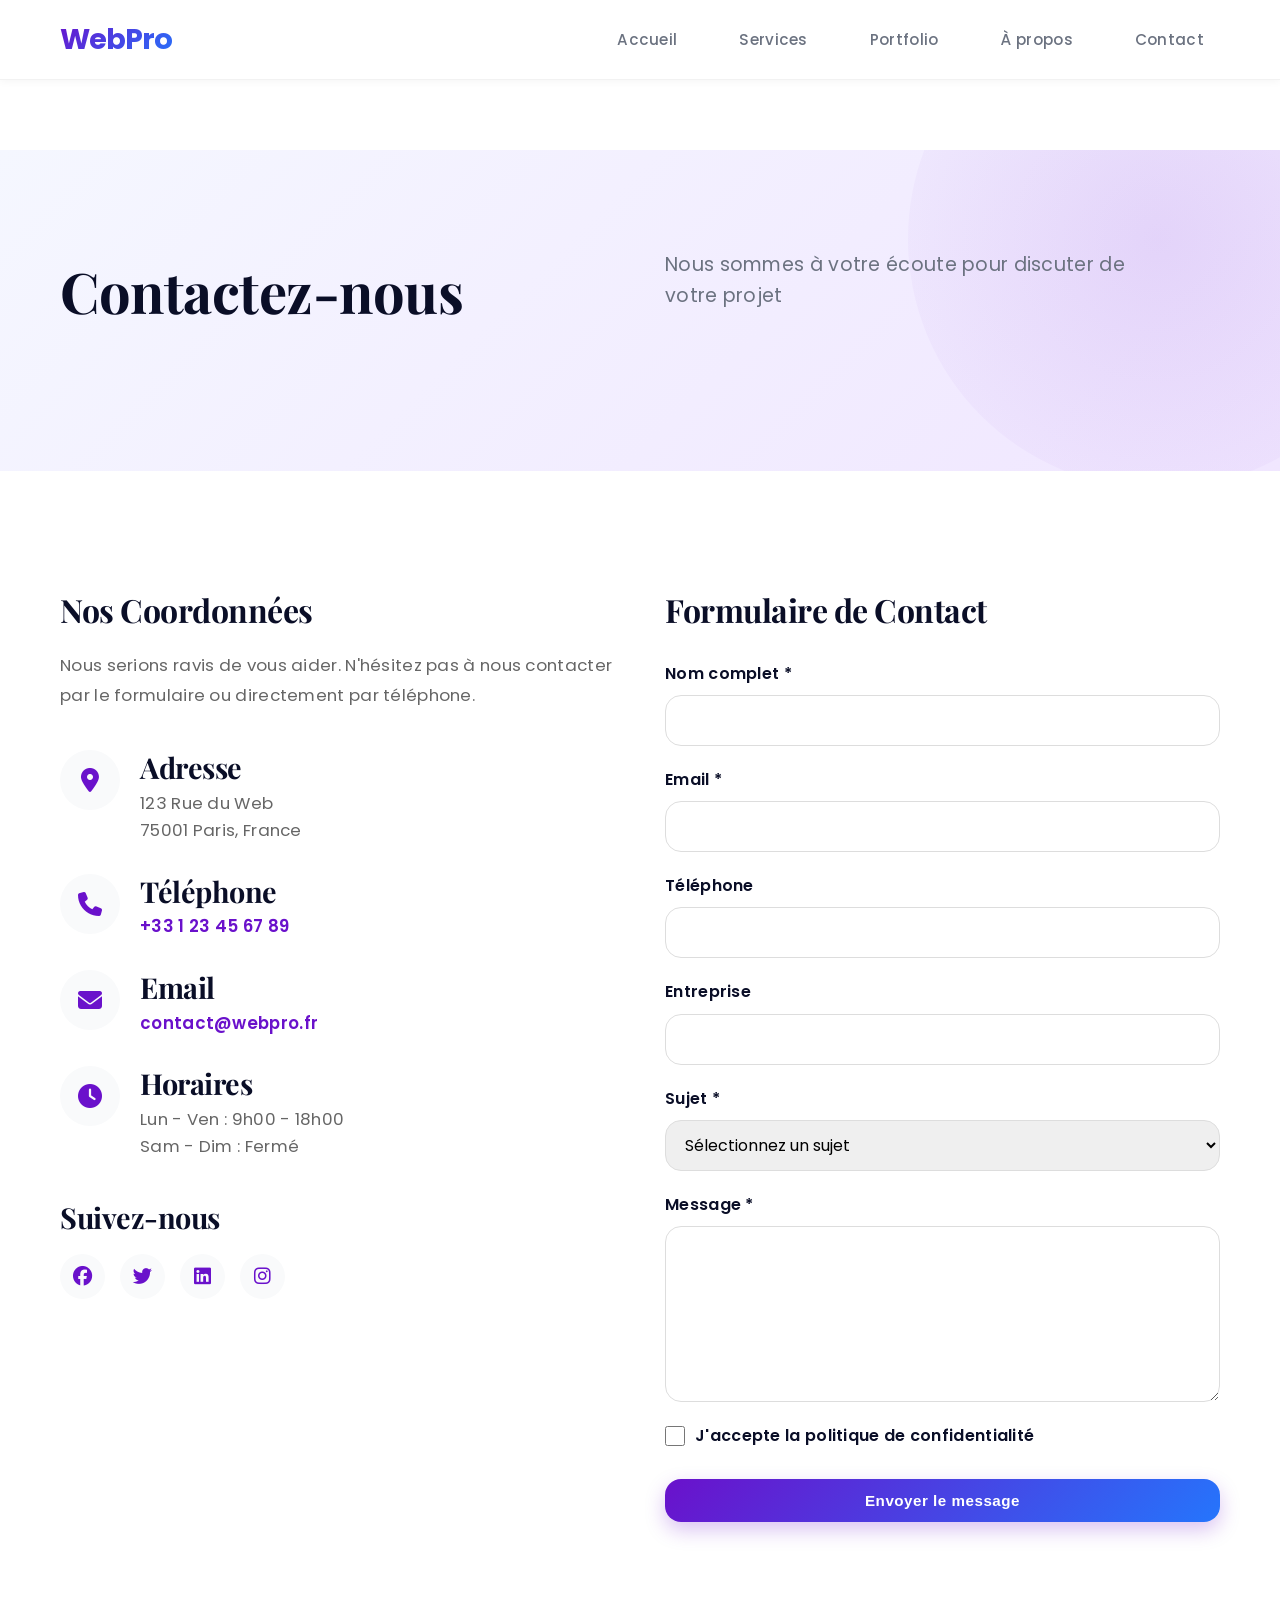
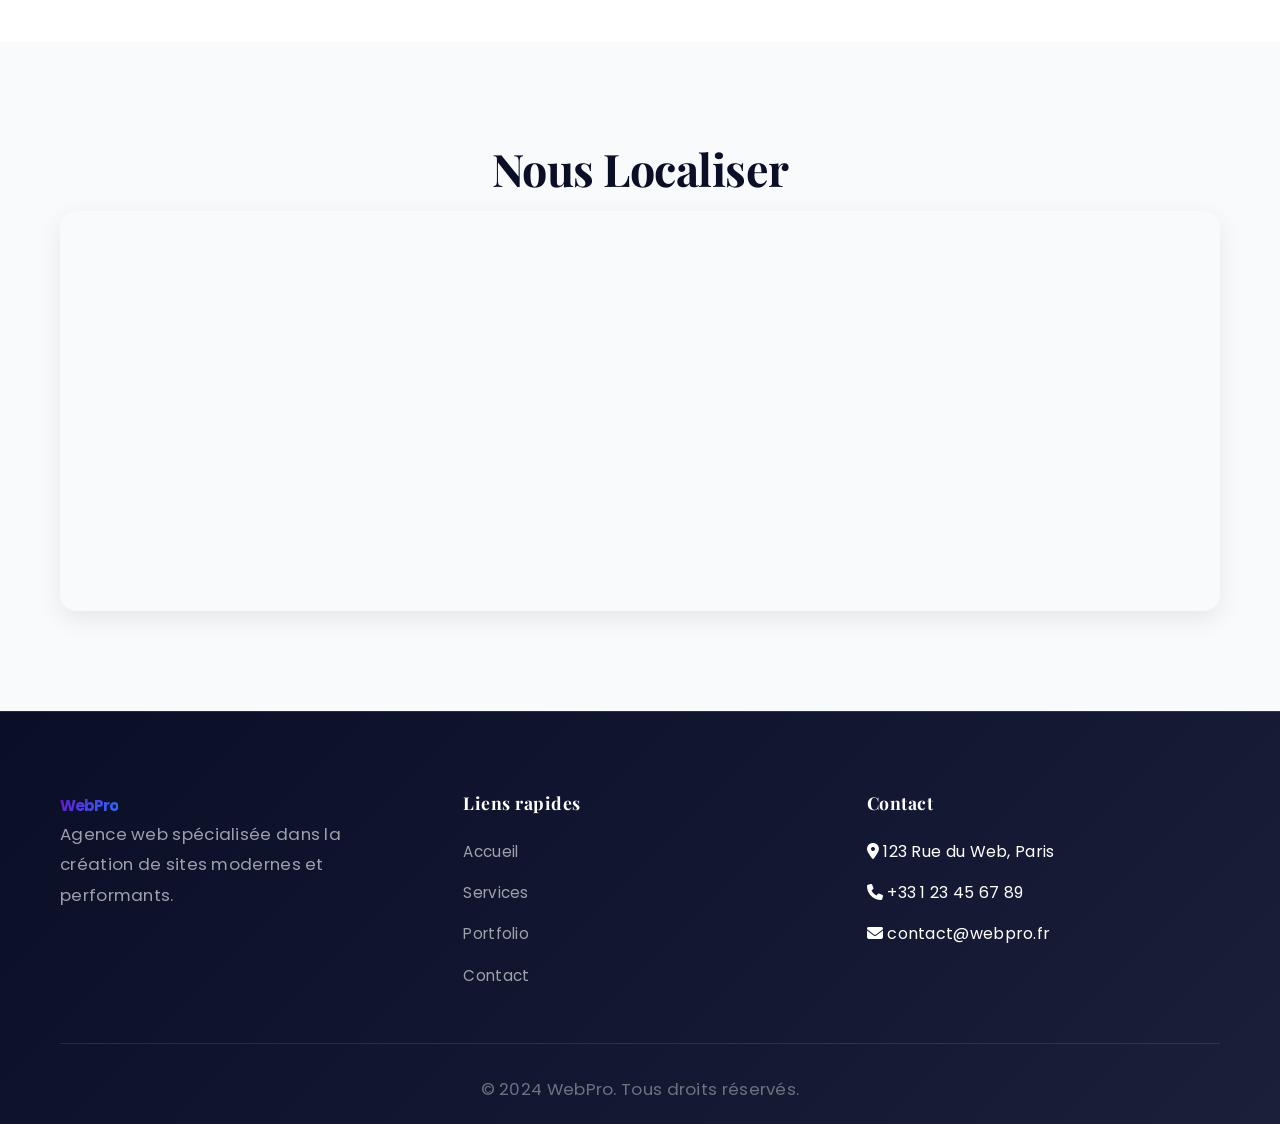
<file: contact.html>
<!DOCTYPE html>
<html lang="fr">
<head>
    <meta charset="UTF-8">
    <meta name="viewport" content="width=device-width, initial-scale=1.0">
    <meta name="description" content="Contactez WebPro pour votre projet web">
    <meta name="keywords" content="contact, formulaire, devis, agence">
    <title>Contact - WebPro</title>
    <link rel="stylesheet" href="css/style.css">
    <link rel="stylesheet" href="css/components.css">
    <link rel="stylesheet" href="css/responsive.css">
    <link rel="stylesheet" href="https://cdnjs.cloudflare.com/ajax/libs/font-awesome/6.4.0/css/all.min.css">
</head>
<body>
    <!-- Navigation -->
    <header class="header">
        <div class="container">
            <a href="index.html" class="logo">Web<span>Pro</span></a>
            
            <nav class="navbar">
                <ul class="nav-menu">
                    <li><a href="index.html" class="nav-link">Accueil</a></li>
                    <li><a href="services.html" class="nav-link">Services</a></li>
                    <li><a href="portfolio.html" class="nav-link">Portfolio</a></li>
                    <li><a href="about.html" class="nav-link">À propos</a></li>
                    <li><a href="contact.html" class="nav-link active">Contact</a></li>
                </ul>
                
                <div class="hamburger">
                    <span class="bar"></span>
                    <span class="bar"></span>
                    <span class="bar"></span>
                </div>
            </nav>
        </div>
    </header>

    <!-- Hero Section -->
    <section class="hero hero-secondary">
        <div class="container">
            <h1 class="hero-title">Contactez-nous</h1>
            <p class="hero-subtitle">Nous sommes à votre écoute pour discuter de votre projet</p>
        </div>
    </section>

    <!-- Contact Section -->
    <section class="contact-section fade-in">
        <div class="container">
            <div class="contact-wrapper">
                <div class="contact-info">
                    <h2>Nos Coordonnées</h2>
                    <p>Nous serions ravis de vous aider. N'hésitez pas à nous contacter par le formulaire ou directement par téléphone.</p>
                    
                    <div class="contact-details">
                        <div class="contact-item">
                            <div class="contact-icon">
                                <i class="fas fa-map-marker-alt"></i>
                            </div>
                            <div class="contact-text">
                                <h3>Adresse</h3>
                                <p>123 Rue du Web<br>75001 Paris, France</p>
                            </div>
                        </div>

                        <div class="contact-item">
                            <div class="contact-icon">
                                <i class="fas fa-phone"></i>
                            </div>
                            <div class="contact-text">
                                <h3>Téléphone</h3>
                                <p><a href="tel:+33123456789">+33 1 23 45 67 89</a></p>
                            </div>
                        </div>

                        <div class="contact-item">
                            <div class="contact-icon">
                                <i class="fas fa-envelope"></i>
                            </div>
                            <div class="contact-text">
                                <h3>Email</h3>
                                <p><a href="mailto:contact@webpro.fr">contact@webpro.fr</a></p>
                            </div>
                        </div>

                        <div class="contact-item">
                            <div class="contact-icon">
                                <i class="fas fa-clock"></i>
                            </div>
                            <div class="contact-text">
                                <h3>Horaires</h3>
                                <p>Lun - Ven : 9h00 - 18h00<br>Sam - Dim : Fermé</p>
                            </div>
                        </div>
                    </div>

                    <div class="social-links">
                        <h3>Suivez-nous</h3>
                        <div class="social-icons">
                            <a href="#" class="social-icon"><i class="fab fa-facebook"></i></a>
                            <a href="#" class="social-icon"><i class="fab fa-twitter"></i></a>
                            <a href="#" class="social-icon"><i class="fab fa-linkedin"></i></a>
                            <a href="#" class="social-icon"><i class="fab fa-instagram"></i></a>
                        </div>
                    </div>
                </div>

                <div class="contact-form-wrapper">
                    <h2>Formulaire de Contact</h2>
                    <form id="contactForm" class="contact-form">
                        <div class="form-group">
                            <label for="name">Nom complet *</label>
                            <input type="text" id="name" name="name" required>
                        </div>

                        <div class="form-group">
                            <label for="email">Email *</label>
                            <input type="email" id="email" name="email" required>
                        </div>

                        <div class="form-group">
                            <label for="phone">Téléphone</label>
                            <input type="tel" id="phone" name="phone">
                        </div>

                        <div class="form-group">
                            <label for="company">Entreprise</label>
                            <input type="text" id="company" name="company">
                        </div>

                        <div class="form-group">
                            <label for="subject">Sujet *</label>
                            <select id="subject" name="subject" required>
                                <option value="">Sélectionnez un sujet</option>
                                <option value="devis">Demande de devis</option>
                                <option value="information">Information</option>
                                <option value="support">Support technique</option>
                                <option value="autre">Autre</option>
                            </select>
                        </div>

                        <div class="form-group">
                            <label for="message">Message *</label>
                            <textarea id="message" name="message" rows="6" required></textarea>
                        </div>

                        <div class="form-group checkbox">
                            <input type="checkbox" id="privacy" name="privacy" required>
                            <label for="privacy">J'accepte la politique de confidentialité</label>
                        </div>

                        <button type="submit" class="btn btn-primary">Envoyer le message</button>
                    </form>
                </div>
            </div>
        </div>
    </section>

    <!-- Map Section -->
    <section class="map-section">
        <div class="container">
            <h2 class="section-title">Nous <span>Localiser</span></h2>
            <div class="map-container">
                <iframe src="https://www.google.com/maps/embed?pb=!1m18!1m12!1m3!1d2624.9915256042396!2d2.3522219!3d48.8566140!2m3!1f0!2f0!3f0!3m2!1i1024!2i768!4f13.1!3m3!1m2!1s0x47e66e1f06e2b70f%3A0x40b82c3688c9460!2s123%20Rue%20du%20Web%2C%2075001%20Paris!5e0!3m2!1sfr!2sfr!4v1234567890" width="100%" height="400" style="border:0;" allowfullscreen="" loading="lazy" referrerpolicy="no-referrer-when-downgrade"></iframe>
            </div>
        </div>
    </section>

    <!-- Footer -->
    <footer class="footer">
        <div class="container">
            <div class="footer-grid">
                <div class="footer-col">
                    <a href="index.html" class="logo">Web<span>Pro</span></a>
                    <p>Agence web spécialisée dans la création de sites modernes et performants.</p>
                </div>
                
                <div class="footer-col">
                    <h3>Liens rapides</h3>
                    <ul>
                        <li><a href="index.html">Accueil</a></li>
                        <li><a href="services.html">Services</a></li>
                        <li><a href="portfolio.html">Portfolio</a></li>
                        <li><a href="contact.html">Contact</a></li>
                    </ul>
                </div>
                
                <div class="footer-col">
                    <h3>Contact</h3>
                    <ul>
                        <li><i class="fas fa-map-marker-alt"></i> 123 Rue du Web, Paris</li>
                        <li><i class="fas fa-phone"></i> +33 1 23 45 67 89</li>
                        <li><i class="fas fa-envelope"></i> contact@webpro.fr</li>
                    </ul>
                </div>
            </div>
            
            <div class="footer-bottom">
                <p>© 2024 WebPro. Tous droits réservés.</p>
            </div>
        </div>
    </footer>

    <script src="js/main.js"></script>
</body>
</html>
</file>
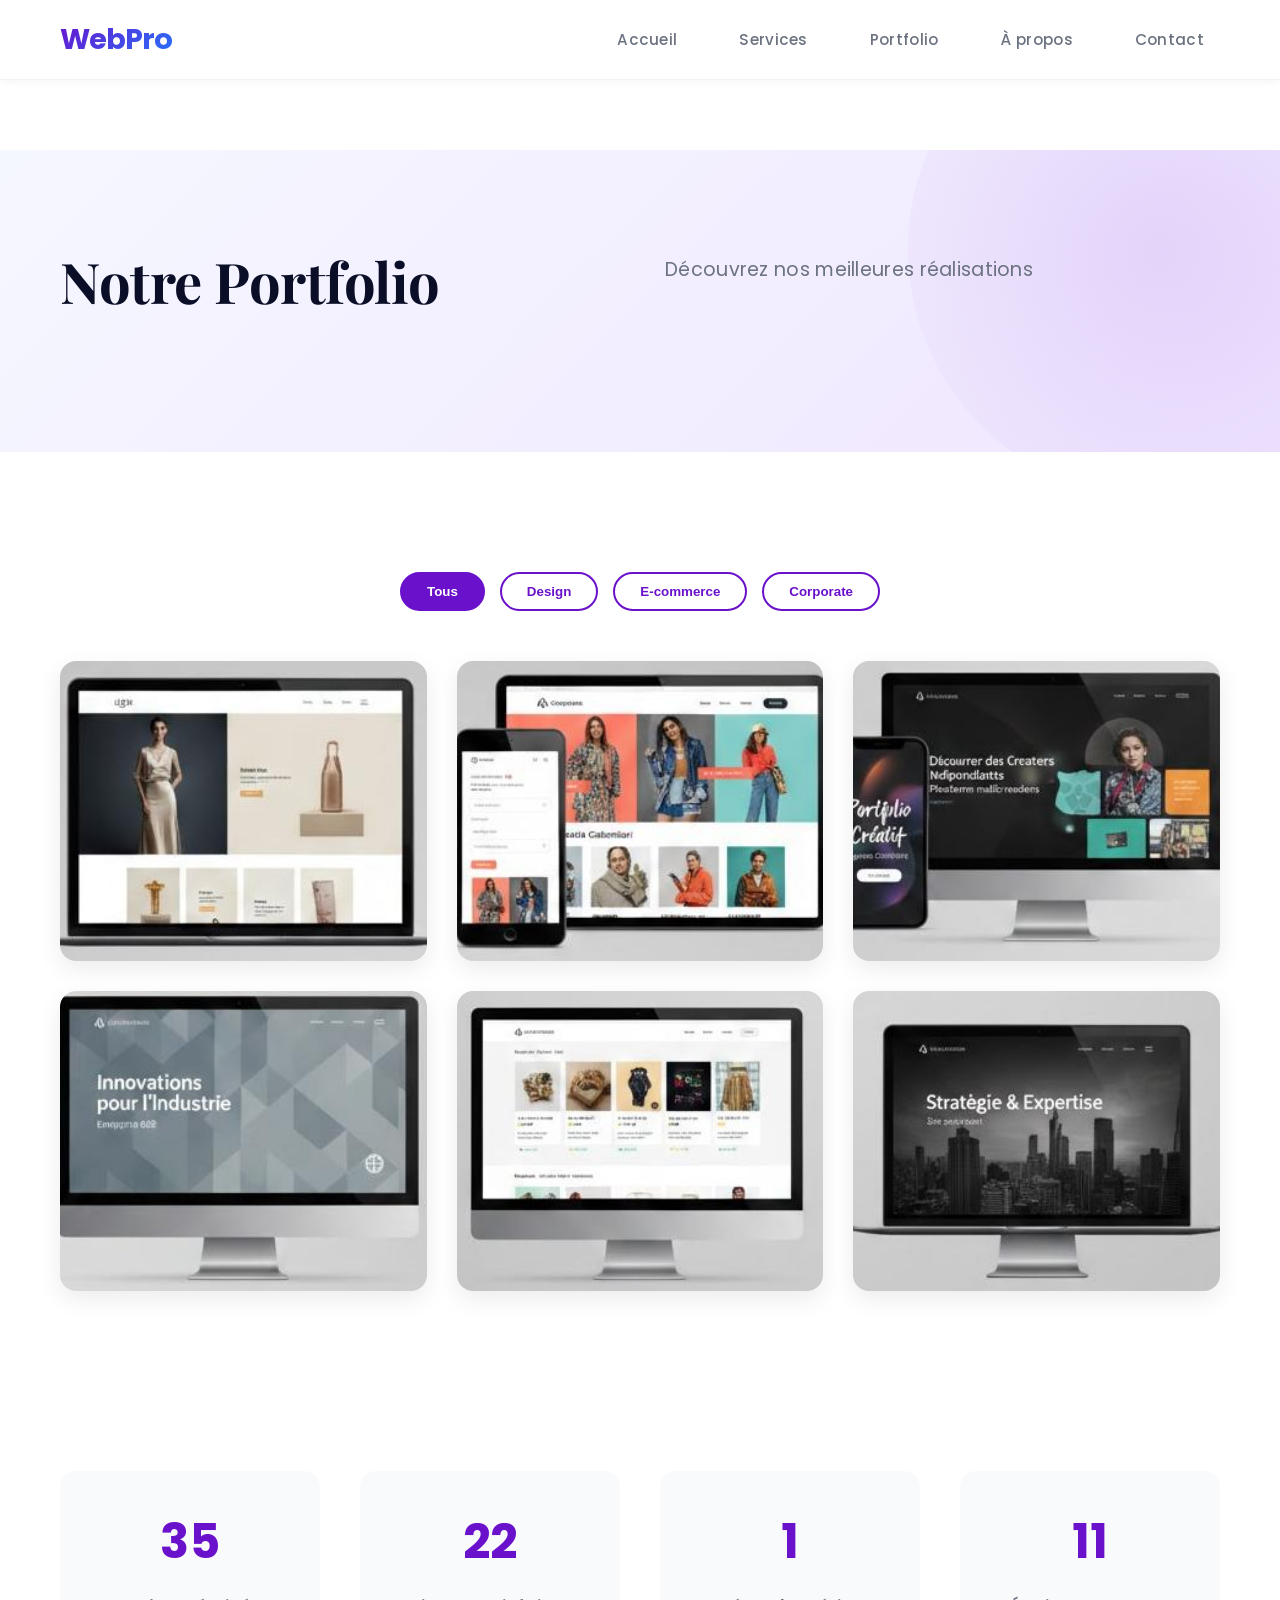
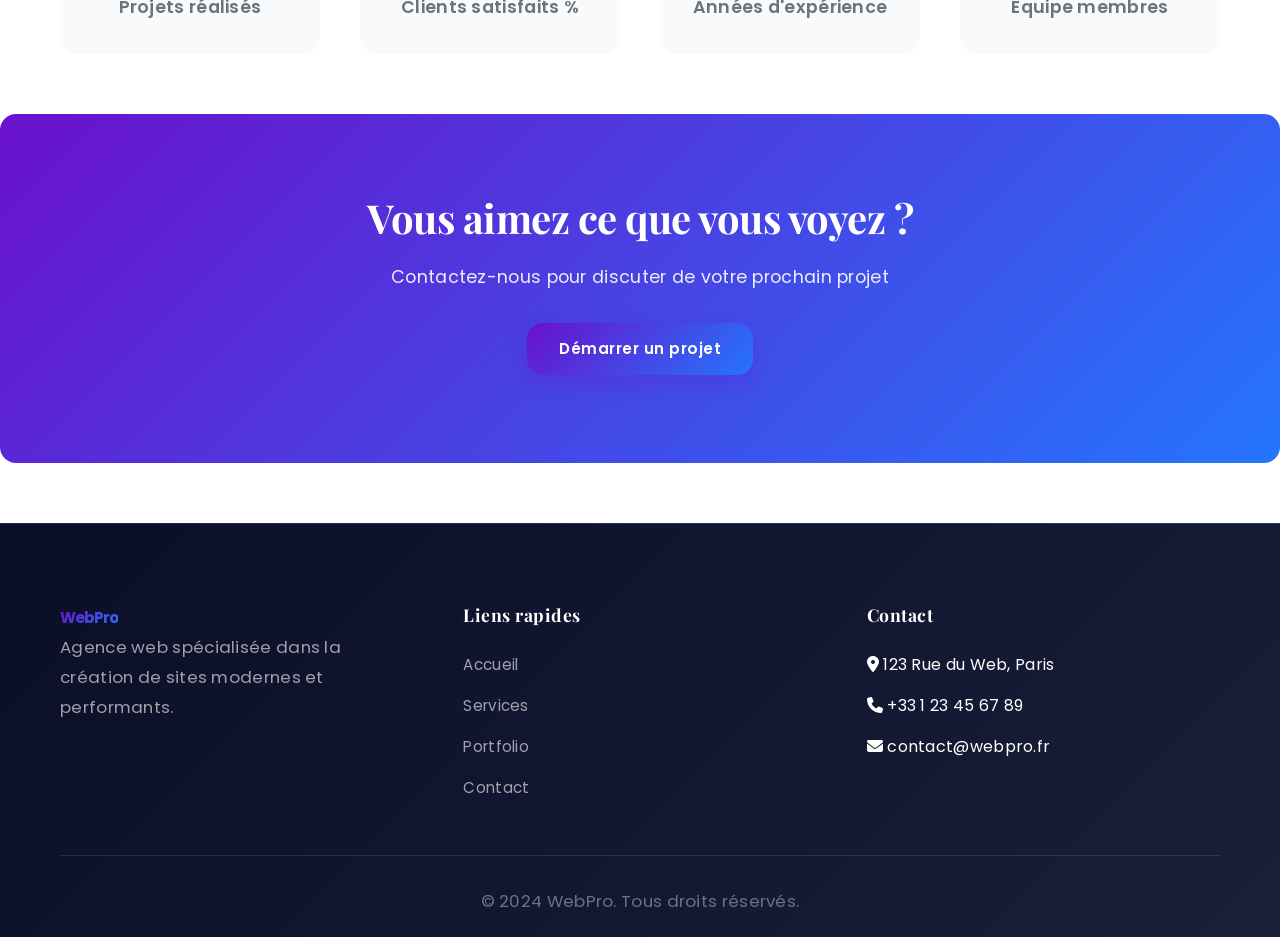
<file: portfolio.html>
<!DOCTYPE html>
<html lang="fr">
<head>
    <meta charset="UTF-8">
    <meta name="viewport" content="width=device-width, initial-scale=1.0">
    <meta name="description" content="Découvrez nos réalisations et projets clients">
    <meta name="keywords" content="portfolio, réalisations, projets, clients">
    <title>Portfolio - WebPro</title>
    <link rel="stylesheet" href="css/style.css">
    <link rel="stylesheet" href="css/components.css">
    <link rel="stylesheet" href="css/responsive.css">
    <link rel="stylesheet" href="https://cdnjs.cloudflare.com/ajax/libs/font-awesome/6.4.0/css/all.min.css">
</head>
<body>
    <!-- Navigation -->
    <header class="header">
        <div class="container">
            <a href="index.html" class="logo">Web<span>Pro</span></a>
            
            <nav class="navbar">
                <ul class="nav-menu">
                    <li><a href="index.html" class="nav-link">Accueil</a></li>
                    <li><a href="services.html" class="nav-link">Services</a></li>
                    <li><a href="portfolio.html" class="nav-link active">Portfolio</a></li>
                    <li><a href="about.html" class="nav-link">À propos</a></li>
                    <li><a href="contact.html" class="nav-link">Contact</a></li>
                </ul>
                
                <div class="hamburger">
                    <span class="bar"></span>
                    <span class="bar"></span>
                    <span class="bar"></span>
                </div>
            </nav>
        </div>
    </header>

    <!-- Hero Section -->
    <section class="hero hero-secondary">
        <div class="container">
            <h1 class="hero-title">Notre Portfolio</h1>
            <p class="hero-subtitle">Découvrez nos meilleures réalisations</p>
        </div>
    </section>

    <!-- Portfolio Grid -->
    <section class="portfolio fade-in">
        <div class="container">
            <div class="portfolio-filters">
                <button class="filter-btn active" data-filter="all">Tous</button>
                <button class="filter-btn" data-filter="design">Design</button>
                <button class="filter-btn" data-filter="ecommerce">E-commerce</button>
                <button class="filter-btn" data-filter="corporate">Corporate</button>
            </div>

            <div class="portfolio-grid">
                <div class="portfolio-item" data-category="design">
                    <div class="portfolio-image">
                        <img src="images/portfolio/project1.jpg" alt="Projet 1">
                        <div class="portfolio-overlay">
                            <h3>Boutique Luxe</h3>
                            <p>Design & Développement</p>
                        </div>
                    </div>
                </div>

                <div class="portfolio-item" data-category="ecommerce">
                    <div class="portfolio-image">
                         <img src="images/portfolio/project2.jpg" alt="Projet 2">
                        <div class="portfolio-overlay">
                            <h3>E-commerce Mode</h3>
                            <p>Plateforme de vente</p>
                        </div>
                    </div>
                </div>

                <div class="portfolio-item" data-category="corporate">
                    <div class="portfolio-image">
                        <img src="images/portfolio/project3.jpg" alt="Projet 3">
                        <div class="portfolio-overlay">
                            <h3>Site Corporate</h3>
                            <p>Entreprise B2B</p>
                        </div>
                    </div>
                </div>

                <div class="portfolio-item" data-category="design">
                    <div class="portfolio-image">
                        <img src="images/portfolio/project4.jpg" alt="Projet 4">
                        <div class="portfolio-overlay">
                            <h3>Agence Créative</h3>
                            <p>Portfolio créatif</p>
                        </div>
                    </div>
                </div>

                <div class="portfolio-item" data-category="ecommerce">
                    <div class="portfolio-image">
                         <img src="images/portfolio/project5.jpg" alt="Projet 5">
                        <div class="portfolio-overlay">
                            <h3>Marketplace</h3>
                            <p>Plateforme multi-vendeurs</p>
                        </div>
                    </div>
                </div>

                <div class="portfolio-item" data-category="corporate">
                    <div class="portfolio-image">
                         <img src="images/portfolio/project6.jpg" alt="Projet 6">
                        <div class="portfolio-overlay">
                            <h3>Cabinet Conseil</h3>
                            <p>Site professionnel</p>
                        </div>
                    </div>
                </div>
            </div>
        </div>
    </section>

    <!-- Stats Section -->
    <section class="stats-section fade-in">
        <div class="container">
            <div class="stats-grid">
                <div class="stat-card">
                    <div class="stat-number" data-target="150">0</div>
                    <p>Projets réalisés</p>
                </div>
                <div class="stat-card">
                    <div class="stat-number" data-target="98">0</div>
                    <p>Clients satisfaits %</p>
                </div>
                <div class="stat-card">
                    <div class="stat-number" data-target="8">0</div>
                    <p>Années d'expérience</p>
                </div>
                <div class="stat-card">
                    <div class="stat-number" data-target="50">0</div>
                    <p>Équipe membres</p>
                </div>
            </div>
        </div>
    </section>

    <!-- CTA Section -->
    <section class="cta fade-in">
        <div class="container">
            <h2>Vous aimez ce que vous voyez ?</h2>
            <p>Contactez-nous pour discuter de votre prochain projet</p>
            <a href="contact.html" class="btn btn-primary">Démarrer un projet</a>
        </div>
    </section>

    <!-- Footer -->
    <footer class="footer">
        <div class="container">
            <div class="footer-grid">
                <div class="footer-col">
                    <a href="index.html" class="logo">Web<span>Pro</span></a>
                    <p>Agence web spécialisée dans la création de sites modernes et performants.</p>
                </div>
                
                <div class="footer-col">
                    <h3>Liens rapides</h3>
                    <ul>
                        <li><a href="index.html">Accueil</a></li>
                        <li><a href="services.html">Services</a></li>
                        <li><a href="portfolio.html">Portfolio</a></li>
                        <li><a href="contact.html">Contact</a></li>
                    </ul>
                </div>
                
                <div class="footer-col">
                    <h3>Contact</h3>
                    <ul>
                        <li><i class="fas fa-map-marker-alt"></i> 123 Rue du Web, Paris</li>
                        <li><i class="fas fa-phone"></i> +33 1 23 45 67 89</li>
                        <li><i class="fas fa-envelope"></i> contact@webpro.fr</li>
                    </ul>
                </div>
            </div>
            
            <div class="footer-bottom">
                <p>© 2024 WebPro. Tous droits réservés.</p>
            </div>
        </div>
    </footer>

    <script src="js/main.js"></script>
</body>
</html>
</file>
<file: css/style.css>
/* ============================================
   VARIABLES CSS & GOOGLE FONTS
   ============================================ */
@import url('https://fonts.googleapis.com/css2?family=Poppins:wght@300;400;500;600;700&family=Playfair+Display:wght@600;700&display=swap');

:root {
    --primary: #6a11cb;
    --secondary: #2575fc;
    --accent: #ff6b6b;
    --dark: #0a0e27;
    --gray: #6b7280;
    --light: #f9fafb;
    --white: #fff;
    --shadow: 0 8px 24px rgba(0,0,0,0.08);
    --shadow-hover: 0 16px 40px rgba(0,0,0,0.12);
    --transition: all 0.3s cubic-bezier(0.4, 0, 0.2, 1);
    --radius: 16px;
}

/* ============================================
   RESET & BASE STYLES
   ============================================ */
* {
    margin: 0;
    padding: 0;
    box-sizing: border-box;
}

html {
    scroll-behavior: smooth;
}

body {
    font-family: 'Poppins', sans-serif;
    line-height: 1.7;
    color: var(--dark);
    background: var(--white);
    font-weight: 400;
    letter-spacing: 0.3px;
    overflow-x: hidden;
}

h1, h2, h3, h4, h5, h6 {
    font-family: 'Playfair Display', serif;
    font-weight: 700;
    line-height: 1.2;
    letter-spacing: -0.5px;
    margin-bottom: 1rem;
}

h1 {
    font-size: 3.5rem;
}

h2 {
    font-size: 2.8rem;
}

h3 {
    font-size: 1.8rem;
}

p {
    color: var(--gray);
    font-size: 1.05rem;
    line-height: 1.8;
}

.container {
    width: 100%;
    max-width: 1200px;
    margin: 0 auto;
    padding: 0 20px;
}

/* ============================================
   HEADER & NAVIGATION
   ============================================ */
.header {
    background: rgba(255, 255, 255, 0.95);
    backdrop-filter: blur(10px);
    padding: 15px 0;
    box-shadow: 0 2px 8px rgba(0,0,0,0.04);
    position: sticky;
    top: 0;
    z-index: 100;
    border-bottom: 1px solid rgba(0,0,0,0.05);
}

.header .container {
    display: flex;
    justify-content: space-between;
    align-items: center;
}

.logo {
    font-size: 1.8rem;
    font-weight: 700;
    background: linear-gradient(135deg, var(--primary), var(--secondary));
    -webkit-background-clip: text;
    -webkit-text-fill-color: transparent;
    background-clip: text;
    text-decoration: none;
    letter-spacing: -1px;
}

.nav-menu {
    display: flex;
    gap: 30px;
    list-style: none;
}

.nav-link {
    color: var(--gray);
    text-decoration: none;
    padding: 8px 16px;
    transition: var(--transition);
    position: relative;
    font-weight: 500;
    font-size: 0.95rem;
}

.nav-link::after {
    content: '';
    position: absolute;
    bottom: -5px;
    left: 16px;
    width: 0;
    height: 3px;
    background: linear-gradient(90deg, var(--primary), var(--secondary));
    transition: var(--transition);
    border-radius: 2px;
}

.nav-link:hover,
.nav-link.active {
    color: var(--primary);
}

.nav-link:hover::after,
.nav-link.active::after {
    width: calc(100% - 32px);
}

.hamburger {
    display: none;
    flex-direction: column;
    cursor: pointer;
    gap: 6px;
}

.hamburger .bar {
    width: 25px;
    height: 3px;
    background: var(--primary);
    border-radius: 3px;
    transition: var(--transition);
}

/* ============================================
   BUTTONS
   ============================================ */
.btn {
    display: inline-block;
    padding: 13px 32px;
    border: none;
    border-radius: var(--radius);
    cursor: pointer;
    font-weight: 600;
    text-decoration: none;
    transition: var(--transition);
    font-size: 0.95rem;
    letter-spacing: 0.5px;
    position: relative;
    overflow: hidden;
}

.btn-primary {
    background: linear-gradient(135deg, var(--primary), var(--secondary));
    color: var(--white);
    box-shadow: 0 8px 20px rgba(106, 17, 203, 0.25);
}

.btn-primary:hover {
    transform: translateY(-2px);
    box-shadow: 0 12px 30px rgba(106, 17, 203, 0.35);
}

.btn-secondary {
    background: transparent;
    color: var(--primary);
    border: 2px solid var(--primary);
}

.btn-secondary:hover {
    background: var(--primary);
    color: var(--white);
    transform: translateY(-2px);
}

/* ============================================
   HERO SECTION
   ============================================ */
.hero {
    padding: 100px 0 120px;
    background: linear-gradient(135deg, #f5f7ff 0%, #f0e6ff 100%);
    margin-top: 70px;
    position: relative;
    overflow: hidden;
}

.hero::before {
    content: '';
    position: absolute;
    top: -50%;
    right: -10%;
    width: 500px;
    height: 500px;
    background: radial-gradient(circle, rgba(106, 17, 203, 0.1), transparent);
    border-radius: 50%;
    z-index: 0;
}

.hero .container {
    position: relative;
    z-index: 1;
    display: grid;
    grid-template-columns: 1fr 1fr;
    gap: 50px;
    align-items: center;
}

.hero-content {
    z-index: 2;
}

.hero-title {
    font-size: 3.5rem;
    color: var(--dark);
    margin-bottom: 20px;
    font-weight: 700;
    line-height: 1.1;
}

.hero-subtitle {
    font-size: 1.2rem;
    color: var(--gray);
    margin-bottom: 40px;
    line-height: 1.6;
    max-width: 500px;
}

.hero-buttons {
    display: flex;
    gap: 20px;
    flex-wrap: wrap;
}

.hero-image {
    text-align: center;
}

.hero-image img {
    max-width: 100%;
    height: auto;
    border-radius: var(--radius);
    box-shadow: var(--shadow-hover);
}

/* ============================================
   SECTIONS
   ============================================ */
.services,
.testimonials,
.portfolio,
.about-section,
.team,
.why-us,
.pricing,
.contact-section {
    padding: 120px 0;
}

.section-title {
    font-size: 2.8rem;
    color: var(--dark);
    text-align: center;
    margin-bottom: 15px;
    font-weight: 700;
}

.section-subtitle {
    font-size: 1.05rem;
    color: var(--gray);
    text-align: center;
    margin-bottom: 60px;
    max-width: 600px;
    margin-left: auto;
    margin-right: auto;
    line-height: 1.8;
}

/* ============================================
   SERVICES SECTION
   ============================================ */
.services-grid {
    display: grid;
    grid-template-columns: repeat(auto-fit, minmax(320px, 1fr));
    gap: 40px;
}

.service-card {
    background: var(--white);
    padding: 50px 40px;
    border-radius: var(--radius);
    box-shadow: var(--shadow);
    transition: var(--transition);
    text-align: center;
    border: 1px solid rgba(0,0,0,0.05);
}

.service-card:hover {
    transform: translateY(-8px);
    box-shadow: var(--shadow-hover);
    border-color: rgba(106, 17, 203, 0.1);
}

.service-icon {
    width: 90px;
    height: 90px;
    background: linear-gradient(135deg, var(--primary), var(--secondary));
    border-radius: 50%;
    display: flex;
    align-items: center;
    justify-content: center;
    margin: 0 auto 25px;
    color: var(--white);
    font-size: 2.2rem;
    box-shadow: 0 10px 25px rgba(106, 17, 203, 0.2);
}

.service-card h3 {
    font-size: 1.6rem;
    color: var(--dark);
    margin-bottom: 15px;
    font-weight: 700;
}

.service-card p {
    color: var(--gray);
    line-height: 1.8;
    font-size: 1rem;
}

/* ============================================
   TESTIMONIALS SECTION
   ============================================ */
.testimonials-grid {
    display: grid;
    grid-template-columns: repeat(auto-fit, minmax(300px, 1fr));
    gap: 30px;
}

.testimonial-card {
    background: var(--white);
    padding: 40px;
    border-radius: var(--radius);
    box-shadow: var(--shadow);
    border-left: 4px solid var(--primary);
}

.testimonial-text {
    color: var(--gray);
    margin-bottom: 20px;
    font-size: 1rem;
    line-height: 1.8;
    font-style: italic;
}

.testimonial-author {
    display: flex;
    align-items: center;
    gap: 15px;
}

.author-avatar {
    width: 50px;
    height: 50px;
    background: linear-gradient(135deg, var(--primary), var(--secondary));
    border-radius: 50%;
    display: flex;
    align-items: center;
    justify-content: center;
    color: var(--white);
    font-weight: 700;
    font-size: 1.2rem;
}

.author-info h4 {
    color: var(--dark);
    margin-bottom: 3px;
    font-size: 1rem;
}

.author-info p {
    color: var(--gray);
    font-size: 0.85rem;
    margin: 0;
}

/* ============================================
   CTA SECTION
   ============================================ */
.cta {
    background: linear-gradient(135deg, var(--primary), var(--secondary));
    color: var(--white);
    padding: 80px 0;
    text-align: center;
    border-radius: var(--radius);
    margin: 60px 0;
}

.cta h2 {
    color: var(--white);
    font-size: 2.5rem;
    margin-bottom: 20px;
}

.cta p {
    color: rgba(255,255,255,0.9);
    font-size: 1.1rem;
    margin-bottom: 30px;
    max-width: 600px;
    margin-left: auto;
    margin-right: auto;
}

/* ============================================
   FOOTER
   ============================================ */
footer {
    background: linear-gradient(135deg, var(--dark), #1a1f3a);
    color: var(--white);
    padding: 80px 0 20px;
    border-top: 1px solid rgba(255,255,255,0.1);
}

.footer-grid {
    display: grid;
    grid-template-columns: repeat(auto-fit, minmax(250px, 1fr));
    gap: 50px;
    margin-bottom: 40px;
}

.footer-col h3 {
    font-size: 1.1rem;
    margin-bottom: 25px;
    font-weight: 700;
    letter-spacing: 0.5px;
}

.footer-col ul {
    list-style: none;
}

.footer-col ul li {
    margin-bottom: 14px;
}

.footer-col a {
    color: rgba(255,255,255,0.6);
    text-decoration: none;
    transition: var(--transition);
    font-size: 0.95rem;
}

.footer-col a:hover {
    color: var(--white);
    transform: translateX(4px);
}

.footer-col p {
    color: rgba(255,255,255,0.6);
    line-height: 1.8;
}

.footer-bottom {
    border-top: 1px solid rgba(255,255,255,0.1);
    padding-top: 30px;
    text-align: center;
    color: rgba(255,255,255,0.6);
    font-size: 0.9rem;
}

/* ============================================
   ANIMATIONS
   ============================================ */
@keyframes fadeIn {
    from {
        opacity: 0;
        transform: translateY(20px);
    }
    to {
        opacity: 1;
        transform: translateY(0);
    }
}

.fade-in {
    animation: fadeIn 0.6s ease-out forwards;
    opacity: 0;
}

.fade-in.visible {
    opacity: 1;
}

@keyframes slideInLeft {
    from {
        opacity: 0;
        transform: translateX(-30px);
    }
    to {
        opacity: 1;
        transform: translateX(0);
    }
}

@keyframes slideInRight {
    from {
        opacity: 0;
        transform: translateX(30px);
    }
    to {
        opacity: 1;
        transform: translateX(0);
    }
}

@keyframes pulse {
    0%, 100% {
        opacity: 1;
    }
    50% {
        opacity: 0.5;
    }
}

/* ============================================
   UTILITY CLASSES
   ============================================ */
.text-center {
    text-align: center;
}

.mt-1 {
    margin-top: 1rem;
}

.mt-2 {
    margin-top: 2rem;
}

.mb-1 {
    margin-bottom: 1rem;
}

.mb-2 {
    margin-bottom: 2rem;
}

.flex {
    display: flex;
}

.flex-center {
    display: flex;
    align-items: center;
    justify-content: center;
}

.gap-20 {
    gap: 20px;
}

.gap-30 {
    gap: 30px;
}
</file>
<file: css/components.css>
/* ============================================
   SERVICES DETAILED SECTION
   ============================================ */
.services-detailed {
    padding: 100px 0;
}

.service-detail {
    display: grid;
    grid-template-columns: 1fr 1fr;
    gap: 50px;
    align-items: center;
    margin-bottom: 80px;
}

.service-detail.reverse {
    grid-template-columns: 1fr 1fr;
}

.service-detail.reverse .service-detail-content {
    order: 2;
}

.service-detail.reverse .service-detail-image {
    order: 1;
}

.service-detail-content h2 {
    font-size: 2rem;
    color: #111;
    margin-bottom: 20px;
    font-weight: 700;
}

.service-detail-content p {
    color: #666;
    margin-bottom: 20px;
    line-height: 1.8;
    font-size: 1.05rem;
}

.features-list {
    list-style: none;
    margin: 30px 0;
}

.features-list li {
    padding: 10px 0;
    color: #333;
    font-weight: 500;
    display: flex;
    align-items: center;
    gap: 12px;
}

.features-list i {
    color: var(--primary);
    font-size: 1.2rem;
}

.service-detail-image img {
    width: 100%;
    height: auto;
    border-radius: var(--radius);
    box-shadow: var(--shadow);
}

/* ============================================
   PORTFOLIO SECTION
   ============================================ */
.portfolio-filters {
    display: flex;
    justify-content: center;
    gap: 15px;
    margin-bottom: 50px;
    flex-wrap: wrap;
}

.filter-btn {
    padding: 10px 25px;
    border: 2px solid var(--primary);
    background: transparent;
    color: var(--primary);
    border-radius: 30px;
    cursor: pointer;
    font-weight: 600;
    transition: var(--transition);
}

.filter-btn.active,
.filter-btn:hover {
    background: var(--primary);
    color: var(--white);
}

.portfolio-grid {
    display: grid;
    grid-template-columns: repeat(auto-fit, minmax(300px, 1fr));
    gap: 30px;
}

.portfolio-item {
    position: relative;
    overflow: hidden;
    border-radius: var(--radius);
    box-shadow: var(--shadow);
    transition: var(--transition);
}

.portfolio-item:hover {
    transform: translateY(-10px);
    box-shadow: var(--shadow-hover);
}

.portfolio-image {
    position: relative;
    overflow: hidden;
    height: 300px;
}

.portfolio-image img {
    width: 100%;
    height: 100%;
    object-fit: cover;
    transition: var(--transition);
}

.portfolio-item:hover .portfolio-image img {
    transform: scale(1.1);
}

.portfolio-overlay {
    position: absolute;
    top: 0;
    left: 0;
    right: 0;
    bottom: 0;
    background: rgba(106, 17, 203, 0.9);
    display: flex;
    flex-direction: column;
    justify-content: center;
    align-items: center;
    color: var(--white);
    opacity: 0;
    transition: var(--transition);
}

.portfolio-item:hover .portfolio-overlay {
    opacity: 1;
}

.portfolio-overlay h3 {
    font-size: 1.5rem;
    margin-bottom: 10px;
}

.portfolio-overlay p {
    font-size: 1rem;
}

/* ============================================
   STATS SECTION
   ============================================ */
.stats-grid {
    display: grid;
    grid-template-columns: repeat(auto-fit, minmax(200px, 1fr));
    gap: 40px;
    margin: 60px 0;
}

.stat-card {
    text-align: center;
    padding: 30px;
    background: var(--light);
    border-radius: var(--radius);
    transition: var(--transition);
}

.stat-card:hover {
    transform: translateY(-10px);
    box-shadow: var(--shadow);
}

.stat-number {
    font-size: 3rem;
    font-weight: 700;
    color: var(--primary);
    margin-bottom: 10px;
}

.stat-card p {
    color: var(--gray);
    font-size: 1.1rem;
    font-weight: 600;
}

/* ============================================
   ABOUT SECTION
   ============================================ */
.about-content {
    display: grid;
    grid-template-columns: 1fr 1fr;
    gap: 50px;
    align-items: center;
}

.about-text h2 {
    font-size: 2.5rem;
    color: var(--dark);
    margin-bottom: 20px;
    font-weight: 700;
}

.about-text p {
    color: #666;
    margin-bottom: 20px;
    line-height: 1.8;
    font-size: 1.05rem;
}

.about-text h3 {
    font-size: 1.5rem;
    color: var(--dark);
    margin: 30px 0 20px;
    font-weight: 700;
}

.values-list {
    list-style: none;
}

.values-list li {
    padding: 15px 0;
    border-bottom: 1px solid var(--light);
    color: #666;
    line-height: 1.8;
}

.values-list li:last-child {
    border-bottom: none;
}

.values-list strong {
    color: var(--primary);
}

.about-image img {
    width: 100%;
    height: auto;
    border-radius: var(--radius);
    box-shadow: var(--shadow);
}

/* ============================================
   TEAM SECTION
   ============================================ */
.team-grid {
    display: grid;
    grid-template-columns: repeat(auto-fit, minmax(250px, 1fr));
    gap: 30px;
}

.team-member {
    background: var(--white);
    border-radius: var(--radius);
    overflow: hidden;
    box-shadow: var(--shadow);
    transition: var(--transition);
    text-align: center;
}

.team-member:hover {
    transform: translateY(-10px);
    box-shadow: var(--shadow-hover);
}

.member-image {
    overflow: hidden;
    height: 300px;
}

.member-image img {
    width: 100%;
    height: 100%;
    object-fit: cover;
    transition: var(--transition);
}

.team-member:hover .member-image img {
    transform: scale(1.1);
}

.team-member h3 {
    font-size: 1.3rem;
    color: var(--dark);
    margin: 20px 15px 5px;
    font-weight: 700;
}

.member-role {
    color: var(--primary);
    font-weight: 600;
    margin: 5px 15px;
}

.member-bio {
    color: var(--gray);
    padding: 0 15px;
    margin-bottom: 20px;
    font-size: 0.95rem;
}

.member-social {
    display: flex;
    justify-content: center;
    gap: 15px;
    padding: 0 15px 20px;
}

.member-social a {
    width: 40px;
    height: 40px;
    background: var(--light);
    border-radius: 50%;
    display: flex;
    align-items: center;
    justify-content: center;
    color: var(--primary);
    text-decoration: none;
    transition: var(--transition);
}

.member-social a:hover {
    background: var(--primary);
    color: var(--white);
}

/* ============================================
   FEATURES GRID
   ============================================ */
.features-grid {
    display: grid;
    grid-template-columns: repeat(auto-fit, minmax(300px, 1fr));
    gap: 30px;
}

.feature-item {
    text-align: center;
    padding: 30px;
    background: var(--light);
    border-radius: var(--radius);
    transition: var(--transition);
}

.feature-item:hover {
    transform: translateY(-10px);
    box-shadow: var(--shadow);
}

.feature-icon {
    width: 80px;
    height: 80px;
    background: linear-gradient(135deg, var(--primary), var(--secondary));
    border-radius: 50%;
    display: flex;
    align-items: center;
    justify-content: center;
    margin: 0 auto 20px;
    color: var(--white);
    font-size: 2rem;
}

.feature-item h3 {
    font-size: 1.3rem;
    color: var(--dark);
    margin-bottom: 15px;
    font-weight: 700;
}

.feature-item p {
    color: var(--gray);
    line-height: 1.8;
}

/* ============================================
   PRICING SECTION
   ============================================ */
.pricing-grid {
    display: grid;
    grid-template-columns: repeat(auto-fit, minmax(300px, 1fr));
    gap: 30px;
}

.pricing-card {
    background: var(--white);
    padding: 40px 30px;
    border-radius: var(--radius);
    box-shadow: var(--shadow);
    transition: var(--transition);
    position: relative;
    text-align: center;
}

.pricing-card.featured {
    border: 2px solid var(--primary);
    transform: scale(1.05);
}

.pricing-card:hover {
    transform: translateY(-10px);
    box-shadow: var(--shadow-hover);
}

.pricing-card.featured:hover {
    transform: scale(1.05) translateY(-10px);
}

.badge {
    position: absolute;
    top: -15px;
    left: 50%;
    transform: translateX(-50%);
    background: var(--primary);
    color: var(--white);
    padding: 5px 15px;
    border-radius: 20px;
    font-size: 0.85rem;
    font-weight: 600;
}

.pricing-card h3 {
    font-size: 1.5rem;
    color: var(--dark);
    margin-bottom: 15px;
    font-weight: 700;
}

.price {
    font-size: 1.1rem;
    color: var(--gray);
    margin-bottom: 10px;
}

.price span {
    font-size: 2.5rem;
    color: var(--primary);
    font-weight: 700;
}

.pricing-features {
    list-style: none;
    margin: 30px 0;
    text-align: left;
}

.pricing-features li {
    padding: 12px 0;
    color: #666;
    border-bottom: 1px solid var(--light);
    display: flex;
    align-items: center;
    gap: 10px;
}

.pricing-features li:last-child {
    border-bottom: none;
}

.pricing-features i {
    color: var(--primary);
    font-weight: 700;
}

/* ============================================
   CONTACT SECTION
   ============================================ */
.contact-wrapper {
    display: grid;
    grid-template-columns: 1fr 1fr;
    gap: 50px;
}

.contact-info h2 {
    font-size: 2rem;
    color: var(--dark);
    margin-bottom: 20px;
    font-weight: 700;
}

.contact-info > p {
    color: #666;
    margin-bottom: 30px;
    line-height: 1.8;
}

.contact-details {
    margin: 40px 0;
}

.contact-item {
    display: flex;
    gap: 20px;
    margin-bottom: 30px;
}

.contact-icon {
    width: 60px;
    height: 60px;
    background: var(--light);
    border-radius: 50%;
    display: flex;
    align-items: center;
    justify-content: center;
    color: var(--primary);
    font-size: 1.5rem;
    flex-shrink: 0;
}

.contact-text h3 {
    color: var(--dark);
    margin-bottom: 5px;
    font-weight: 700;
}

.contact-text p {
    color: #666;
    line-height: 1.6;
}

.contact-text a {
    color: var(--primary);
    text-decoration: none;
    font-weight: 600;
    transition: var(--transition);
}

.contact-text a:hover {
    text-decoration: underline;
}

.social-links h3 {
    color: var(--dark);
    margin-bottom: 20px;
    font-weight: 700;
}

.social-icons {
    display: flex;
    gap: 15px;
}

.social-icon {
    width: 45px;
    height: 45px;
    background: var(--light);
    border-radius: 50%;
    display: flex;
    align-items: center;
    justify-content: center;
    color: var(--primary);
    text-decoration: none;
    font-size: 1.2rem;
    transition: var(--transition);
}

.social-icon:hover {
    background: var(--primary);
    color: var(--white);
}

/* ============================================
   CONTACT FORM
   ============================================ */
.contact-form-wrapper h2 {
    font-size: 2rem;
    color: var(--dark);
    margin-bottom: 30px;
    font-weight: 700;
}

.contact-form {
    display: flex;
    flex-direction: column;
    gap: 20px;
}

.form-group {
    display: flex;
    flex-direction: column;
}

.form-group label {
    color: var(--dark);
    margin-bottom: 8px;
    font-weight: 600;
}

.form-group input,
.form-group select,
.form-group textarea {
    padding: 12px 15px;
    border: 1px solid #ddd;
    border-radius: var(--radius);
    font-family: inherit;
    font-size: 1rem;
    transition: var(--transition);
}

.form-group input:focus,
.form-group select:focus,
.form-group textarea:focus {
    outline: none;
    border-color: var(--primary);
    box-shadow: 0 0 0 3px rgba(106, 17, 203, 0.1);
}

.form-group.checkbox {
    flex-direction: row;
    align-items: center;
    gap: 10px;
}

.form-group.checkbox input {
    width: 20px;
    height: 20px;
    margin: 0;
}

.form-group.checkbox label {
    margin-bottom: 0;
}

.contact-form button {
    margin-top: 10px;
}

/* ============================================
   MAP SECTION
   ============================================ */
.map-section {
    padding: 100px 0;
    background: var(--light);
}

.map-container {
    border-radius: var(--radius);
    overflow: hidden;
    box-shadow: var(--shadow);
    height: 400px;
}

.map-container iframe {
    border: none;
}
</file>
<file: css/responsive.css>
/* ============================================
   RESPONSIVE DESIGN - TABLET (992px and below)
   ============================================ */
@media (max-width: 992px) {
    .hero .container {
        grid-template-columns: 1fr;
        text-align: center;
    }
    
    .hero-image {
        order: -1;
    }
    
    .hero-title {
        font-size: 2.5rem;
    }

    .service-detail,
    .service-detail.reverse {
        grid-template-columns: 1fr;
    }

    .service-detail.reverse .service-detail-content,
    .service-detail.reverse .service-detail-image {
        order: initial;
    }

    .about-content {
        grid-template-columns: 1fr;
    }

    .contact-wrapper {
        grid-template-columns: 1fr;
    }

    .section-title {
        font-size: 2rem;
    }

    .pricing-card.featured {
        transform: scale(1);
    }

    .pricing-card.featured:hover {
        transform: translateY(-10px);
    }
}

/* ============================================
   RESPONSIVE DESIGN - MOBILE (768px and below)
   ============================================ */
@media (max-width: 768px) {
    /* Header & Navigation */
    .hamburger {
        display: flex;
    }
    
    .hamburger.active .bar:nth-child(2) {
        opacity: 0;
    }
    
    .hamburger.active .bar:nth-child(1) {
        transform: translateY(8px) rotate(45deg);
    }
    
    .hamburger.active .bar:nth-child(3) {
        transform: translateY(-8px) rotate(-45deg);
    }
    
    .nav-menu {
        position: fixed;
        left: -100%;
        top: 70px;
        flex-direction: column;
        background: var(--white);
        width: 100%;
        text-align: center;
        transition: 0.3s;
        box-shadow: 0 10px 20px rgba(0,0,0,0.1);
        padding: 20px 0;
        gap: 0;
    }
    
    .nav-menu.active {
        left: 0;
    }
    
    .nav-link {
        padding: 15px;
        display: block;
    }

    .nav-link::after {
        display: none;
    }

    .nav-link:hover::after,
    .nav-link.active::after {
        width: 0;
    }
    
    /* Hero Section */
    .hero {
        padding: 120px 0 80px;
        margin-top: 70px;
    }

    .hero-title {
        font-size: 2rem;
    }

    .hero-subtitle {
        font-size: 1rem;
    }

    .btn {
        display: block;
        margin-right: 0;
        margin-bottom: 15px;
        text-align: center;
    }

    .btn-secondary {
        background: rgba(255,255,255,0.1);
    }

    /* Sections */
    .services,
    .testimonials,
    .portfolio,
    .about-section,
    .team,
    .why-us,
    .pricing,
    .contact-section {
        padding: 60px 0;
    }

    .section-title {
        font-size: 1.8rem;
    }

    .section-subtitle {
        font-size: 1rem;
        margin-bottom: 30px;
    }

    /* Services Grid */
    .services-grid {
        grid-template-columns: 1fr;
        gap: 20px;
    }

    .service-card {
        padding: 20px;
    }

    /* Testimonials */
    .testimonials-grid {
        grid-template-columns: 1fr;
    }

    /* Portfolio */
    .portfolio-filters {
        gap: 10px;
    }

    .filter-btn {
        padding: 8px 15px;
        font-size: 0.9rem;
    }

    .portfolio-grid {
        grid-template-columns: 1fr;
        gap: 20px;
    }

    .portfolio-image {
        height: 250px;
    }

    /* Stats */
    .stats-grid {
        grid-template-columns: repeat(2, 1fr);
        gap: 20px;
    }

    .stat-card {
        padding: 20px;
    }

    .stat-number {
        font-size: 2rem;
    }

    /* About */
    .about-text h2 {
        font-size: 1.8rem;
    }

    .about-text h3 {
        font-size: 1.3rem;
    }

    /* Team */
    .team-grid {
        grid-template-columns: repeat(2, 1fr);
        gap: 20px;
    }

    .member-image {
        height: 250px;
    }

    /* Features Grid */
    .features-grid {
        grid-template-columns: 1fr;
    }

    .feature-icon {
        width: 60px;
        height: 60px;
        font-size: 1.5rem;
    }

    /* Pricing */
    .pricing-grid {
        grid-template-columns: 1fr;
    }

    .pricing-card {
        padding: 30px 20px;
    }

    /* Contact */
    .contact-wrapper {
        gap: 30px;
    }

    .contact-info h2,
    .contact-form-wrapper h2 {
        font-size: 1.5rem;
    }

    .contact-item {
        gap: 15px;
    }

    .contact-icon {
        width: 50px;
        height: 50px;
        font-size: 1.2rem;
    }

    .social-icons {
        gap: 10px;
    }

    .social-icon {
        width: 40px;
        height: 40px;
        font-size: 1rem;
    }

    /* Map */
    .map-container {
        height: 300px;
    }

    /* CTA Section */
    .cta h2 {
        font-size: 1.8rem;
    }

    .cta p {
        font-size: 1rem;
    }

    /* Footer */
    .footer-grid {
        gap: 30px;
    }

    .footer-col h3 {
        font-size: 1.1rem;
    }

    .footer-col ul li {
        margin-bottom: 8px;
    }
}

/* ============================================
   RESPONSIVE DESIGN - SMALL MOBILE (480px and below)
   ============================================ */
@media (max-width: 480px) {
    .container {
        padding: 0 15px;
    }

    .logo {
        font-size: 1.5rem;
    }

    .nav-menu {
        top: 60px;
    }

    .header {
        padding: 10px 0;
    }

    .hero {
        padding: 100px 0 60px;
        margin-top: 60px;
    }

    .hero-title {
        font-size: 1.5rem;
    }

    .hero-subtitle {
        font-size: 0.95rem;
    }

    .section-title {
        font-size: 1.5rem;
    }

    .section-subtitle {
        font-size: 0.9rem;
    }

    .service-card h3 {
        font-size: 1.2rem;
    }

    .service-card p {
        font-size: 0.9rem;
    }

    .service-icon {
        width: 60px;
        height: 60px;
        font-size: 1.5rem;
    }

    .testimonial-card {
        padding: 20px;
    }

    .testimonial-text {
        font-size: 0.95rem;
    }

    .testimonial-author h4 {
        font-size: 1rem;
    }

    .testimonial-author p {
        font-size: 0.85rem;
    }

    .portfolio-filters {
        flex-direction: column;
    }

    .filter-btn {
        width: 100%;
    }

    .stats-grid {
        grid-template-columns: 1fr;
        gap: 15px;
    }

    .stat-number {
        font-size: 1.8rem;
    }

    .stat-card p {
        font-size: 1rem;
    }

    .about-text h2 {
        font-size: 1.5rem;
    }

    .about-text h3 {
        font-size: 1.2rem;
    }

    .about-text p {
        font-size: 0.95rem;
    }

    .values-list li {
        padding: 10px 0;
        font-size: 0.9rem;
    }

    .team-grid {
        grid-template-columns: 1fr;
    }

    .team-member h3 {
        font-size: 1.1rem;
    }

    .member-role {
        font-size: 0.9rem;
    }

    .member-bio {
        font-size: 0.85rem;
    }

    .feature-item {
        padding: 20px;
    }

    .feature-item h3 {
        font-size: 1.1rem;
    }

    .feature-item p {
        font-size: 0.9rem;
    }

    .feature-icon {
        width: 50px;
        height: 50px;
        font-size: 1.3rem;
    }

    .pricing-card {
        padding: 20px 15px;
    }

    .pricing-card h3 {
        font-size: 1.2rem;
    }

    .price span {
        font-size: 2rem;
    }

    .pricing-features li {
        padding: 10px 0;
        font-size: 0.9rem;
    }

    .contact-info h2,
    .contact-form-wrapper h2 {
        font-size: 1.3rem;
    }

    .contact-info > p {
        font-size: 0.95rem;
    }

    .contact-item {
        gap: 12px;
        margin-bottom: 20px;
    }

    .contact-icon {
        width: 45px;
        height: 45px;
        font-size: 1rem;
    }

    .contact-text h3 {
        font-size: 1rem;
    }

    .contact-text p {
        font-size: 0.9rem;
    }

    .form-group label {
        font-size: 0.95rem;
    }

    .form-group input,
    .form-group select,
    .form-group textarea {
        font-size: 0.95rem;
        padding: 10px 12px;
    }

    .map-container {
        height: 250px;
    }

    .cta h2 {
        font-size: 1.5rem;
    }

    .cta p {
        font-size: 0.95rem;
    }

    .footer-col h3 {
        font-size: 1rem;
    }

    .footer-col ul li {
        font-size: 0.9rem;
    }

    .footer-col p {
        font-size: 0.9rem;
    }

    .footer-bottom {
        font-size: 0.85rem;
    }

    /* Service Detail */
    .service-detail-content h2 {
        font-size: 1.5rem;
    }

    .service-detail-content p {
        font-size: 0.95rem;
    }

    .features-list li {
        font-size: 0.9rem;
        gap: 10px;
    }

    .features-list i {
        font-size: 1rem;
    }
}

/* ============================================
   ACCESSIBILITY - REDUCED MOTION
   ============================================ */
@media (prefers-reduced-motion: reduce) {
    * {
        animation-duration: 0.01ms !important;
        animation-iteration-count: 1 !important;
        transition-duration: 0.01ms !important;
    }
}

/* ============================================
   HIGH DPI SCREENS
   ============================================ */
@media (min-width: 1440px) {
    .container {
        max-width: 1400px;
    }

    .hero-title {
        font-size: 3.5rem;
    }

    .section-title {
        font-size: 3rem;
    }
}
</file>
